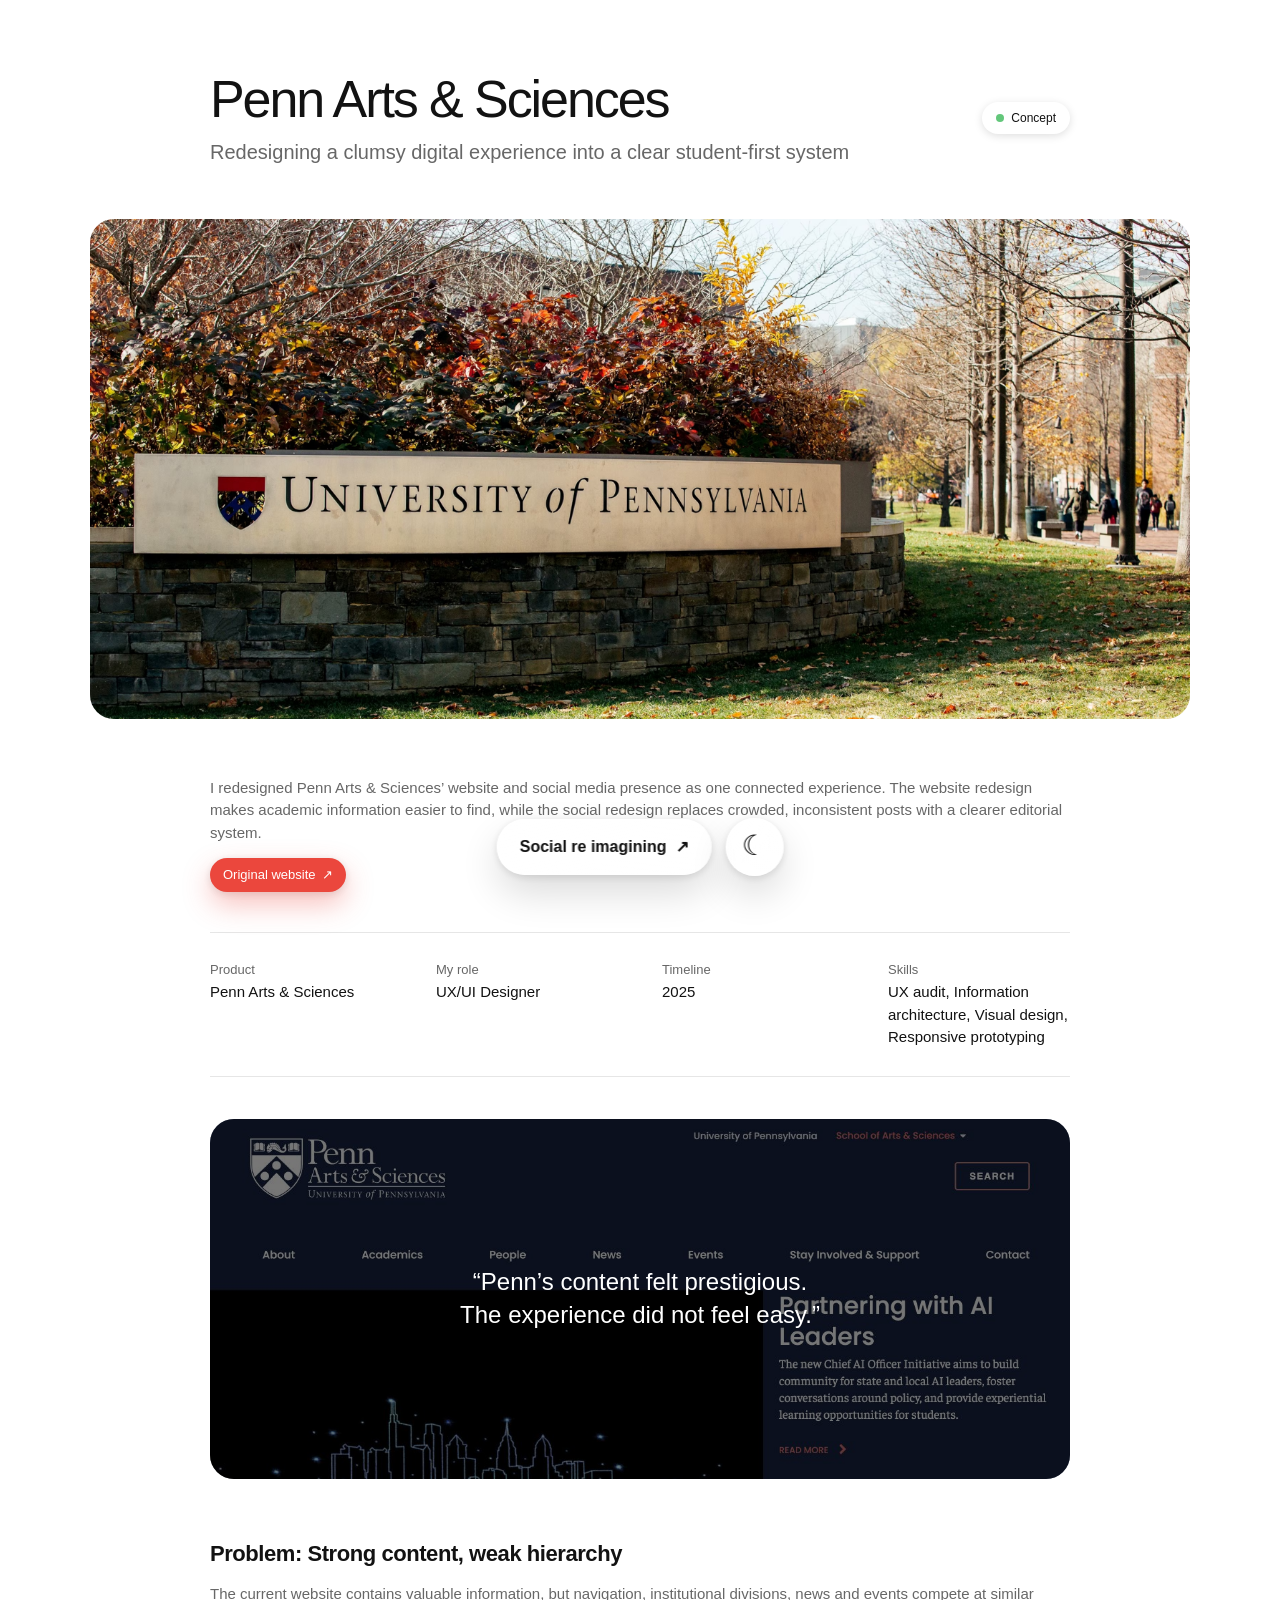
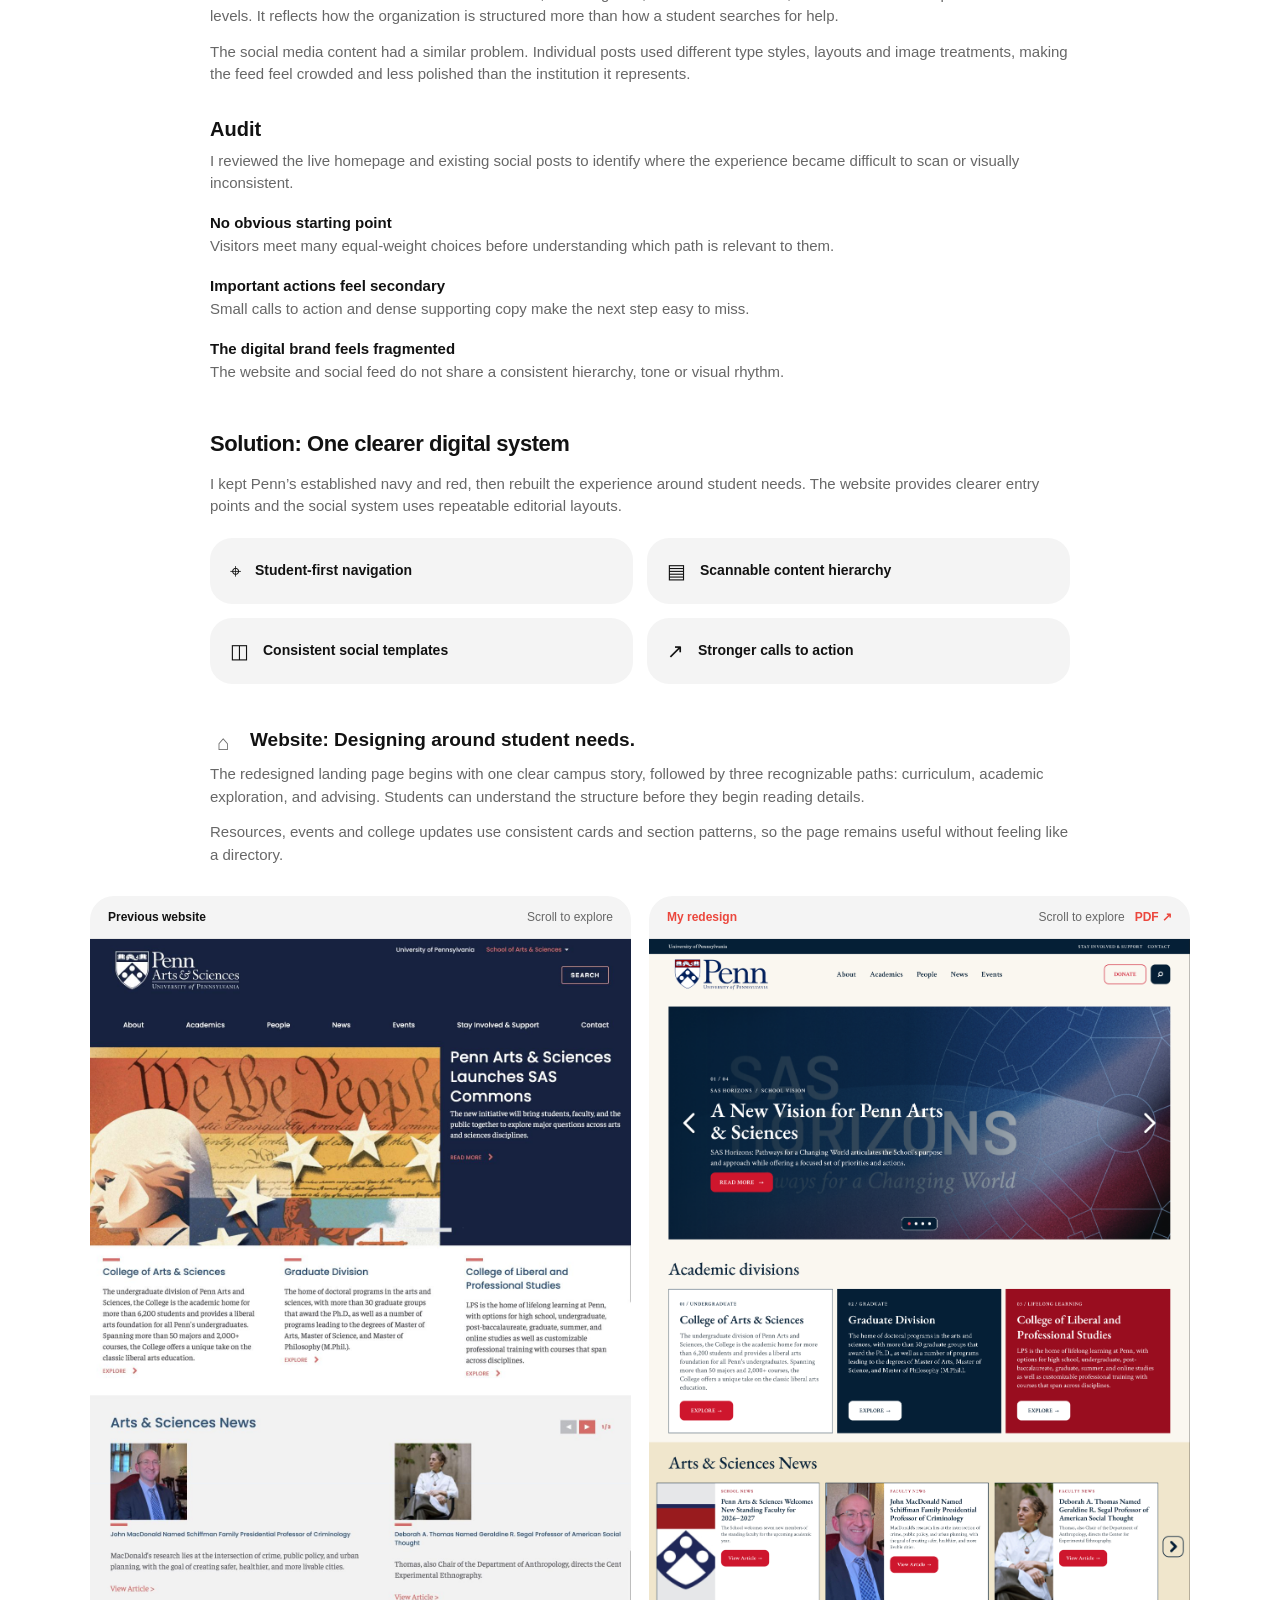
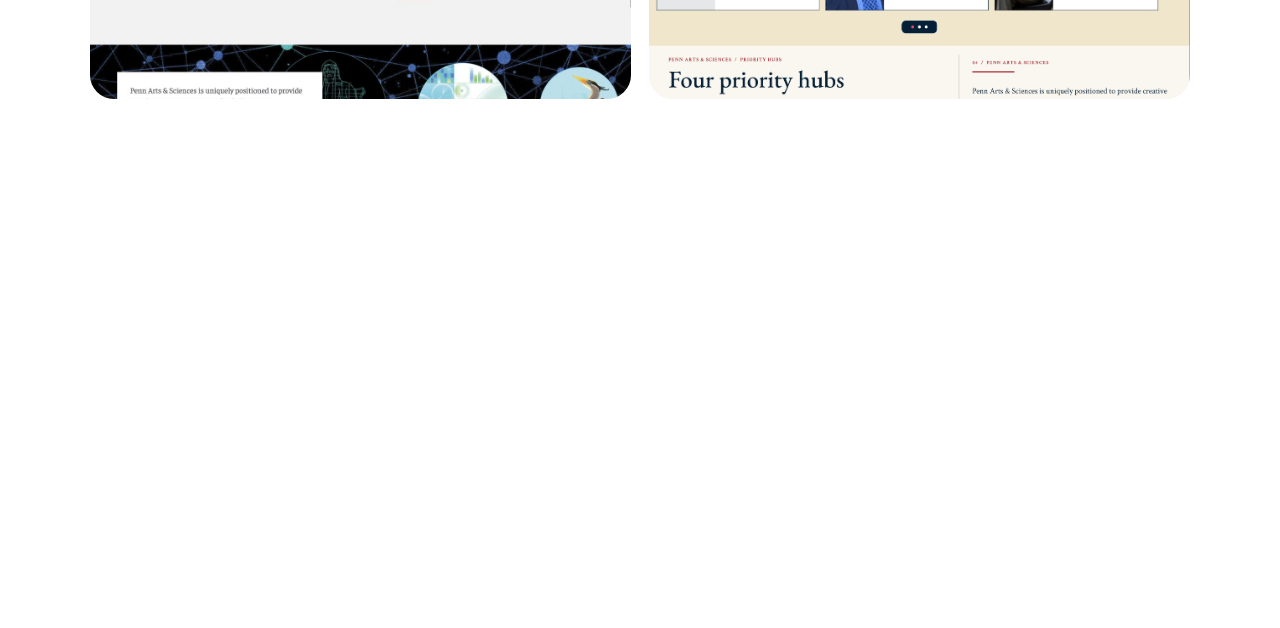
<file: index.html>
<!doctype html>
<html lang="en" data-theme="light">
<head>
  <meta charset="utf-8">
  <meta name="viewport" content="width=device-width, initial-scale=1">
  <meta name="description" content="Penn Arts & Sciences website and social media redesign case study by Sanjith Kumar.">
  <title>Penn Arts & Sciences Redesign — Sanjith Kumar</title>
  <link rel="icon" href="data:image/svg+xml,<svg xmlns=%22http://www.w3.org/2000/svg%22 viewBox=%220 0 100 100%22><rect width=%22100%22 height=%22100%22 rx=%2250%22 fill=%22%23990000%22/><text x=%2250%22 y=%2266%22 text-anchor=%22middle%22 font-size=%2252%22 font-family=%22Arial%22 fill=%22white%22>P</text></svg>">
  <script>
    (() => {
      const choice = localStorage.getItem('penn-case-theme') || 'system';
      const theme = choice === 'system' ? (matchMedia('(prefers-color-scheme: dark)').matches ? 'dark' : 'light') : choice;
      document.documentElement.dataset.theme = theme;
      document.documentElement.style.backgroundColor = theme === 'dark' ? '#151515' : '#fff';
      document.documentElement.style.colorScheme = theme;
    })();
  </script>
  <link rel="stylesheet" href="styles.css">
</head>
<body>
  <a class="portfolio-back" href="../index.html?skipLoader=work#s3" aria-label="Back to portfolio work section"><span>←</span> Back to Portfolio</a>

  <div class="utility-controls" aria-label="Page controls">
    <a class="project-switch" href="social.html">Social re imagining <span>↗</span></a>
    <button class="icon-button quick-theme" type="button" aria-label="Toggle dark mode"><span class="theme-icon">☾</span></button>
  </div>


  <main>
    <header class="project-header copy-width section-stop" id="top">
      <div>
        <h1>Penn Arts &amp; Sciences</h1>
        <p>Redesigning a clumsy digital experience into a clear student-first system</p>
      </div>
      <span class="status-chip"><i></i> Concept</span>
    </header>

    <figure class="hero-media hero-campus wide-width surface reveal">
      <img src="assets/penn-campus.avif" alt="Penn campus">
    </figure>

    <section class="project-intro copy-width reveal">
      <p>I redesigned Penn Arts &amp; Sciences’ website and social media presence as one connected experience. The website redesign makes academic information easier to find, while the social redesign replaces crowded, inconsistent posts with a clearer editorial system.</p>
      <a class="small-button original-website-button" href="https://www.sas.upenn.edu/" target="_blank" rel="noreferrer">Original website <span>↗</span></a>
    </section>

    <section class="metadata copy-width reveal" aria-label="Project details">
      <div><p>Product</p><strong>Penn Arts &amp; Sciences</strong></div>
      <div><p>My role</p><strong>UX/UI Designer</strong></div>
      <div><p>Timeline</p><strong>2025</strong></div>
      <div><p>Skills</p><strong>UX audit, Information architecture, Visual design, Responsive prototyping</strong></div>
    </section>

    <figure class="quote-media copy-width reveal">
      <img src="assets/original-website.png" alt="Original Penn Arts and Sciences website">
      <div class="scrim"></div>
      <blockquote>“Penn’s content felt prestigious.<br>The experience did not feel easy.”</blockquote>
    </figure>

    <section class="text-section copy-width section-stop reveal" id="problem">
      <h2>Problem: Strong content, weak hierarchy</h2>
      <p>The current website contains valuable information, but navigation, institutional divisions, news and events compete at similar levels. It reflects how the organization is structured more than how a student searches for help.</p>
      <p>The social media content had a similar problem. Individual posts used different type styles, layouts and image treatments, making the feed feel crowded and less polished than the institution it represents.</p>

      <h3>Audit</h3>
      <p>I reviewed the live homepage and existing social posts to identify where the experience became difficult to scan or visually inconsistent.</p>

      <div class="insight-list">
        <article><strong>No obvious starting point</strong><p>Visitors meet many equal-weight choices before understanding which path is relevant to them.</p></article>
        <article><strong>Important actions feel secondary</strong><p>Small calls to action and dense supporting copy make the next step easy to miss.</p></article>
        <article><strong>The digital brand feels fragmented</strong><p>The website and social feed do not share a consistent hierarchy, tone or visual rhythm.</p></article>
      </div>
    </section>

    <section class="text-section copy-width section-stop reveal" id="solution">
      <h2>Solution: One clearer digital system</h2>
      <p>I kept Penn’s established navy and red, then rebuilt the experience around student needs. The website provides clearer entry points and the social system uses repeatable editorial layouts.</p>

      <div class="solution-pills">
        <div><span>⌖</span><strong>Student-first navigation</strong></div>
        <div><span>▤</span><strong>Scannable content hierarchy</strong></div>
        <div><span>◫</span><strong>Consistent social templates</strong></div>
        <div><span>↗</span><strong>Stronger calls to action</strong></div>
      </div>
    </section>

    <section class="feature copy-width reveal">
      <div class="feature-heading"><span class="feature-icon">⌂</span><h3>Website: Designing around student needs.</h3></div>
      <p>The redesigned landing page begins with one clear campus story, followed by three recognizable paths: curriculum, academic exploration, and advising. Students can understand the structure before they begin reading details.</p>
      <p>Resources, events and college updates use consistent cards and section patterns, so the page remains useful without feeling like a directory.</p>
    </section>

    <section class="website-scroll-comparison wide-width reveal section-stop" id="website" aria-label="Full website before and after comparison">
      <article class="website-scroll-column surface">
        <div class="media-label"><span>Previous website</span><span>Scroll to explore</span></div>
        <div class="website-scroll-viewport" tabindex="0" aria-label="Scrollable full original Penn Arts and Sciences website">
          <img src="assets/original-website-complete.png" alt="Complete original Penn Arts and Sciences website from header through footer">
        </div>
      </article>
      <article class="website-scroll-column surface redesign-column">
        <div class="media-label"><span>My redesign</span><span class="media-actions"><em>Scroll to explore</em><a href="assets/figma/website-redesign-figma.pdf" target="_blank" rel="noreferrer">PDF ↗</a></span></div>
        <div class="website-scroll-viewport" tabindex="0" aria-label="Scrollable full Penn Arts and Sciences website redesign">
          <img src="assets/figma/website-redesign-figma.png" alt="Full Penn Arts and Sciences landing page redesign exported from Figma">
        </div>
      </article>
    </section>

    <section class="feature copy-width reveal">
      <div class="feature-heading"><span class="feature-icon">⇄</span><h3>From organization-first to student-first.</h3></div>
      <p>The original homepage foregrounds institutional categories. My version foregrounds the decisions students need to make: what to study, where to find support, and what is happening next.</p>
    </section>

    <section class="impact copy-width section-stop reveal" id="impact">
      <h2>Impact: A clearer and more cohesive Penn</h2>
      <p>This independent concept was not launched, so I do not claim measured performance results. The design outcome is a more understandable website, a more consistent social identity, and a system that better reflects Penn’s academic quality and student energy.</p>
      <div class="impact-list">
        <span>Clearer navigation</span><span>Stronger hierarchy</span><span>Consistent brand expression</span><span>More human storytelling</span>
      </div>
      <a class="small-button" href="#top">Back to top <span>↑</span></a>
    </section>

  </main>
  <script src="script.js"></script>
</body>
</html>
</file>
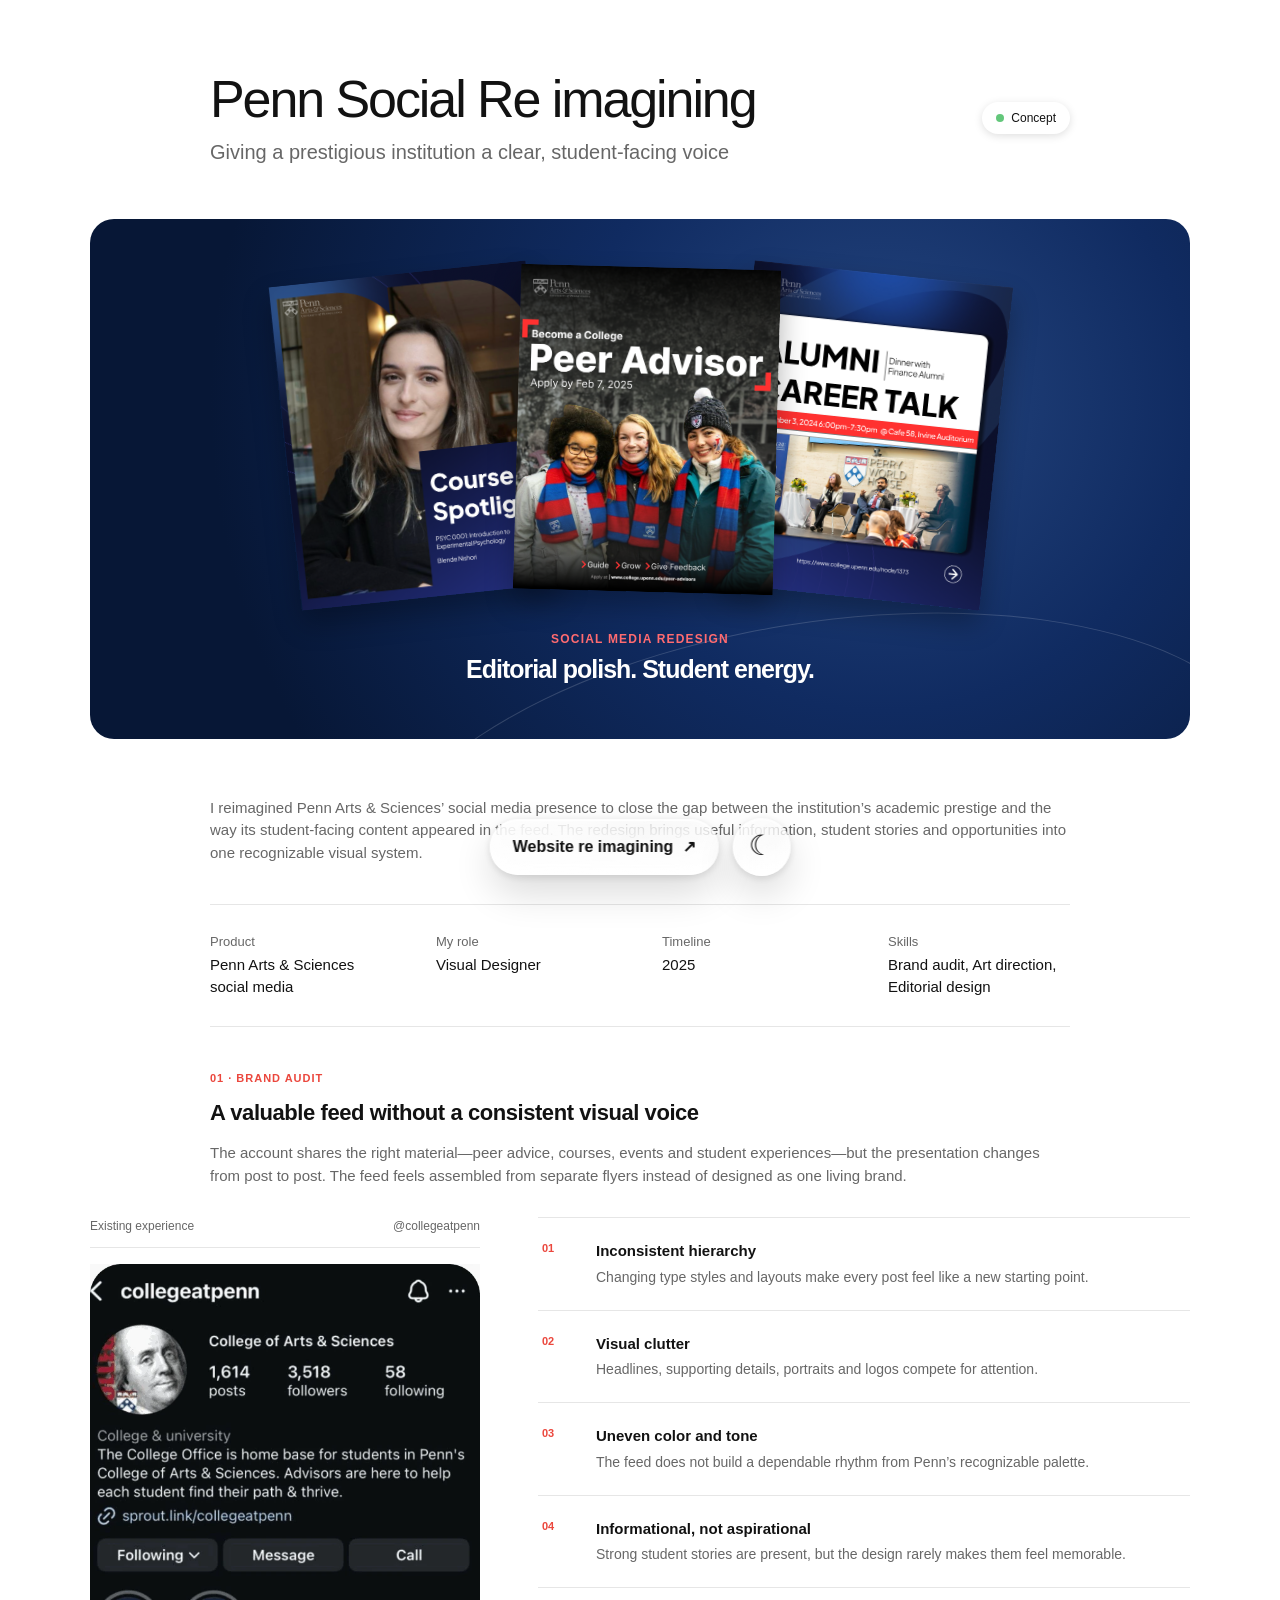
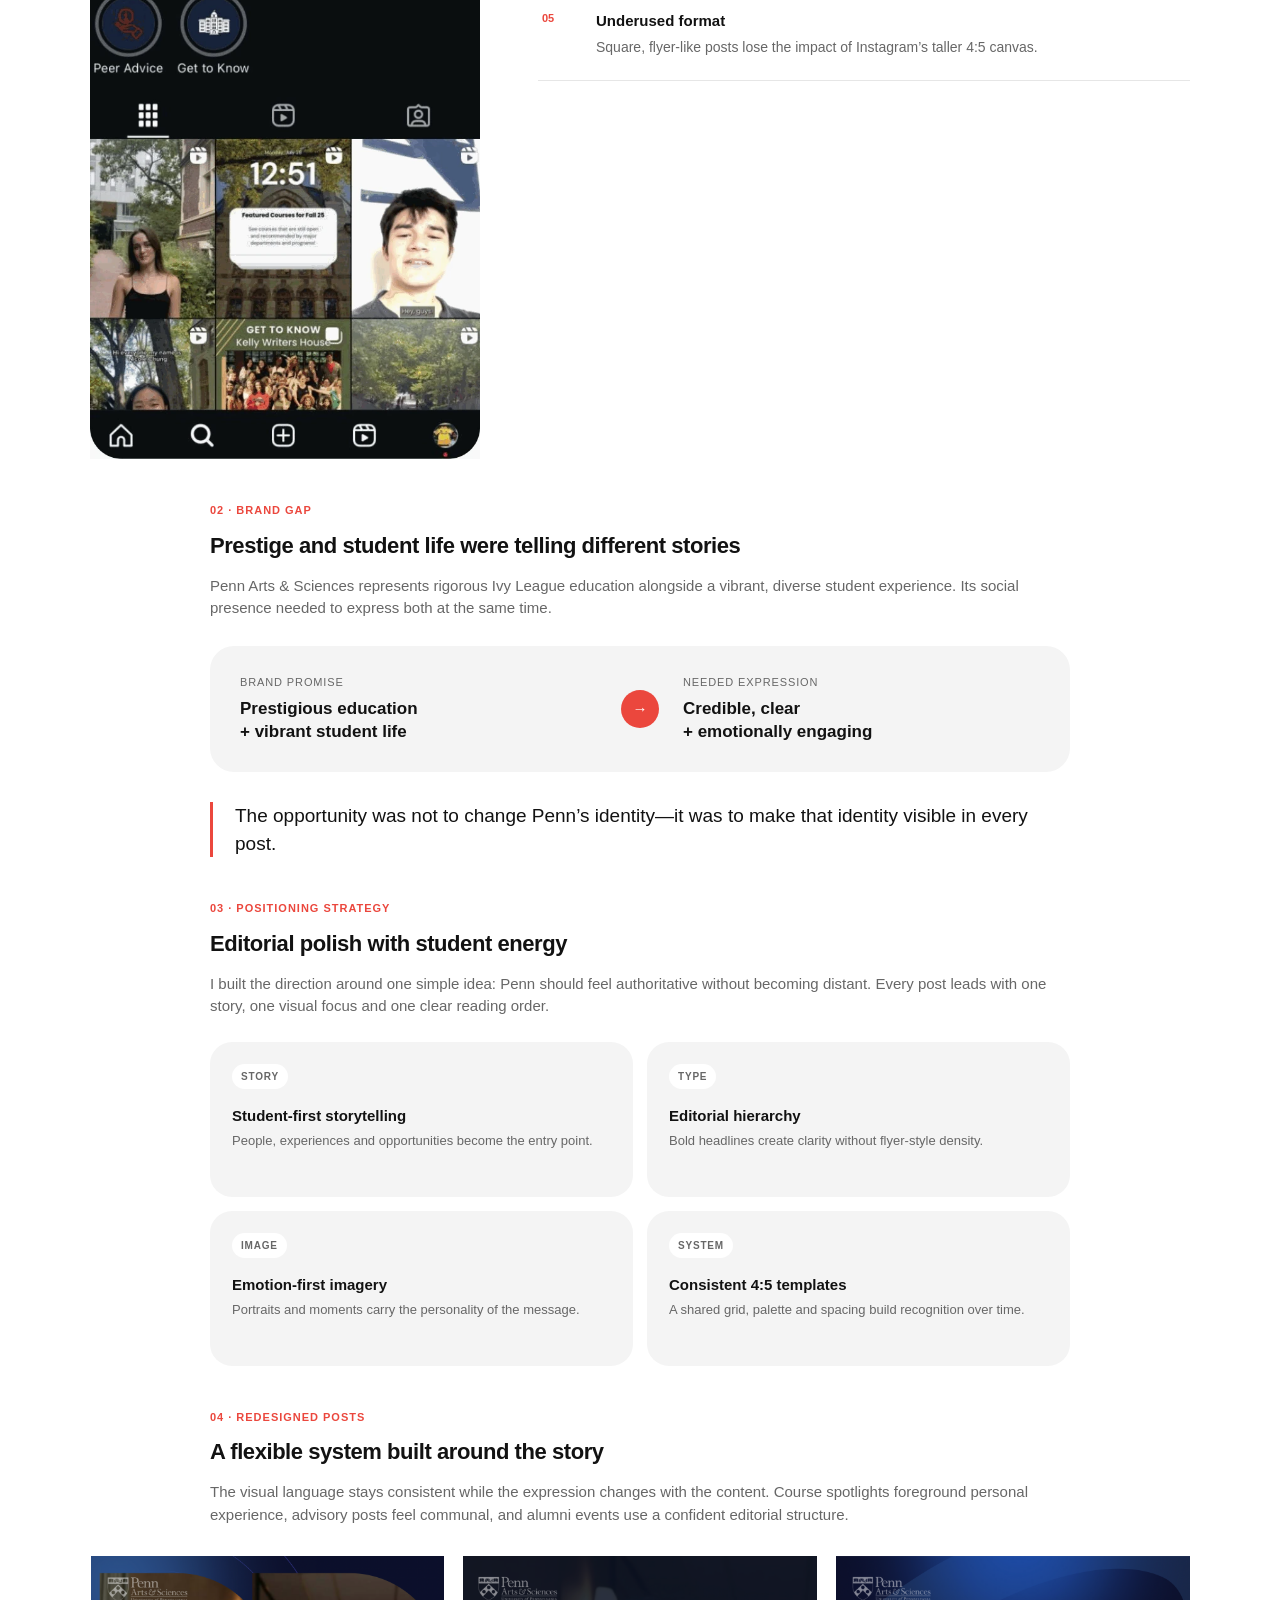
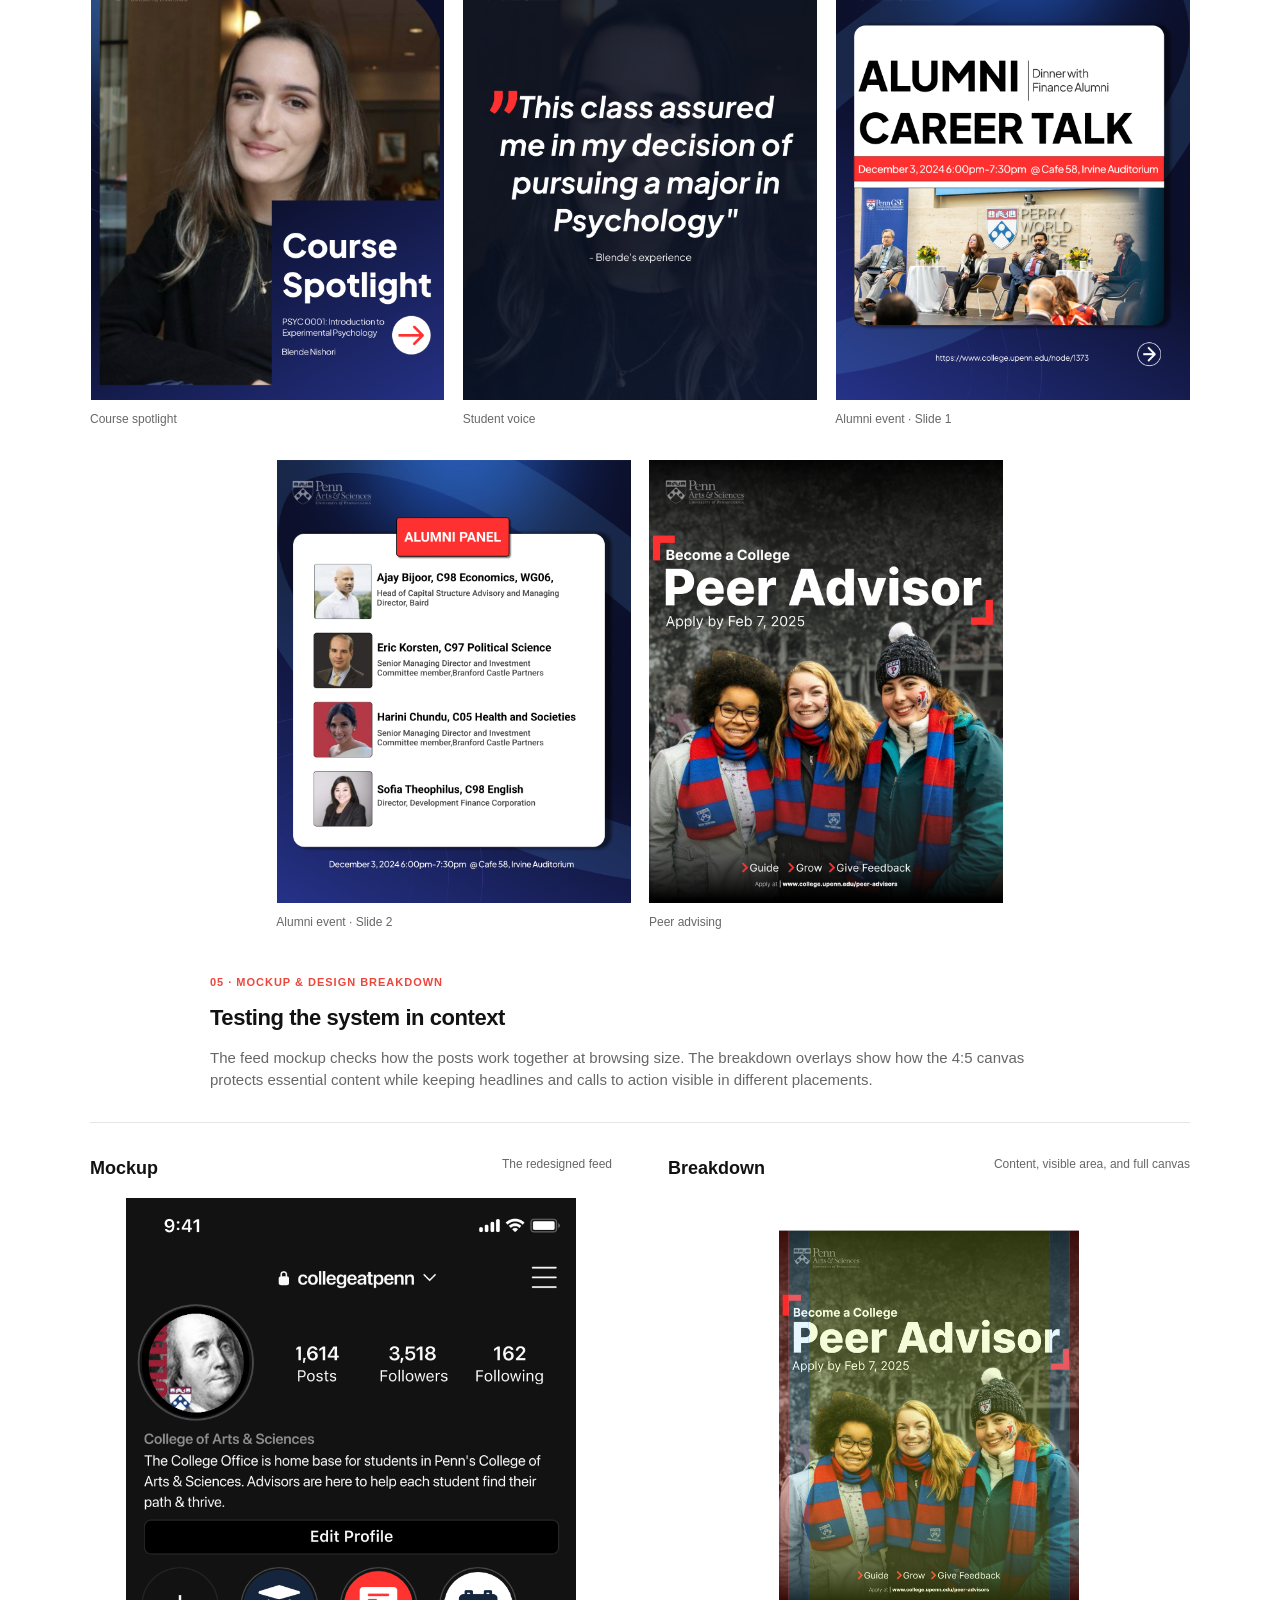
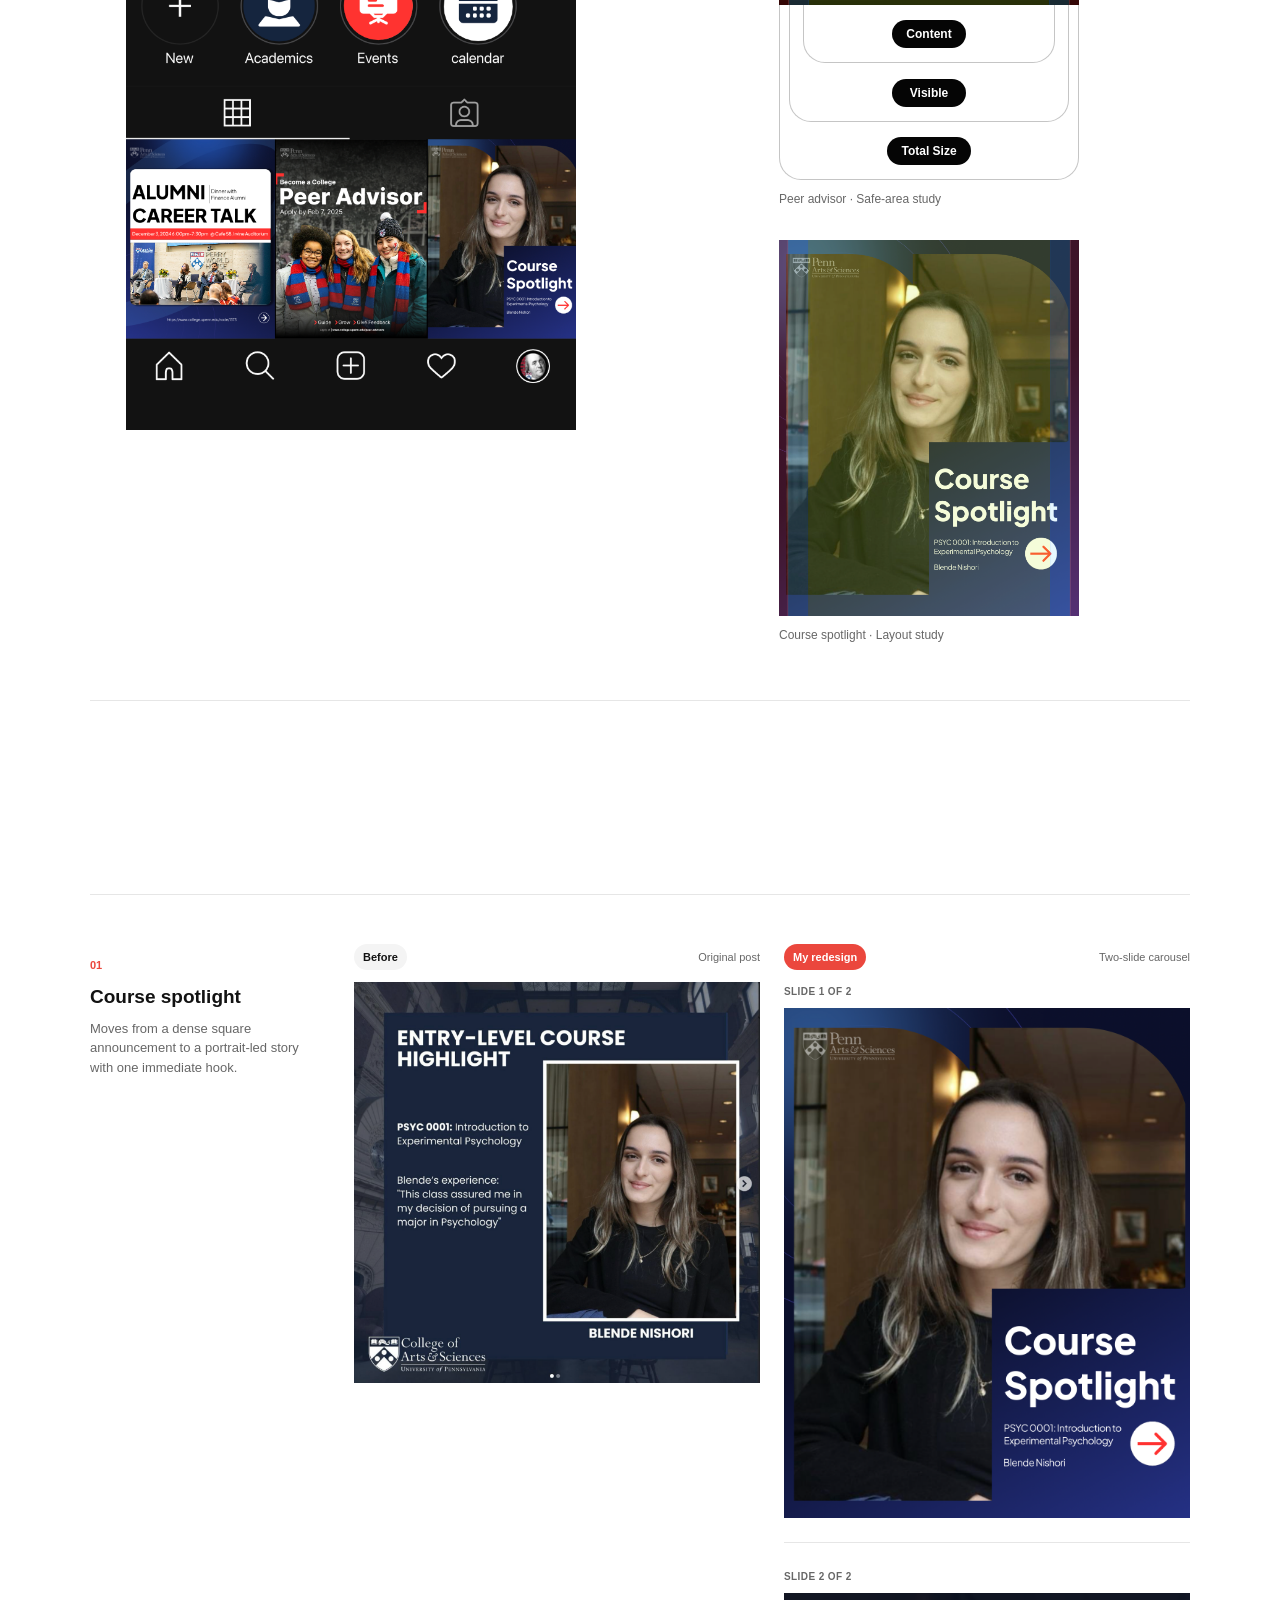
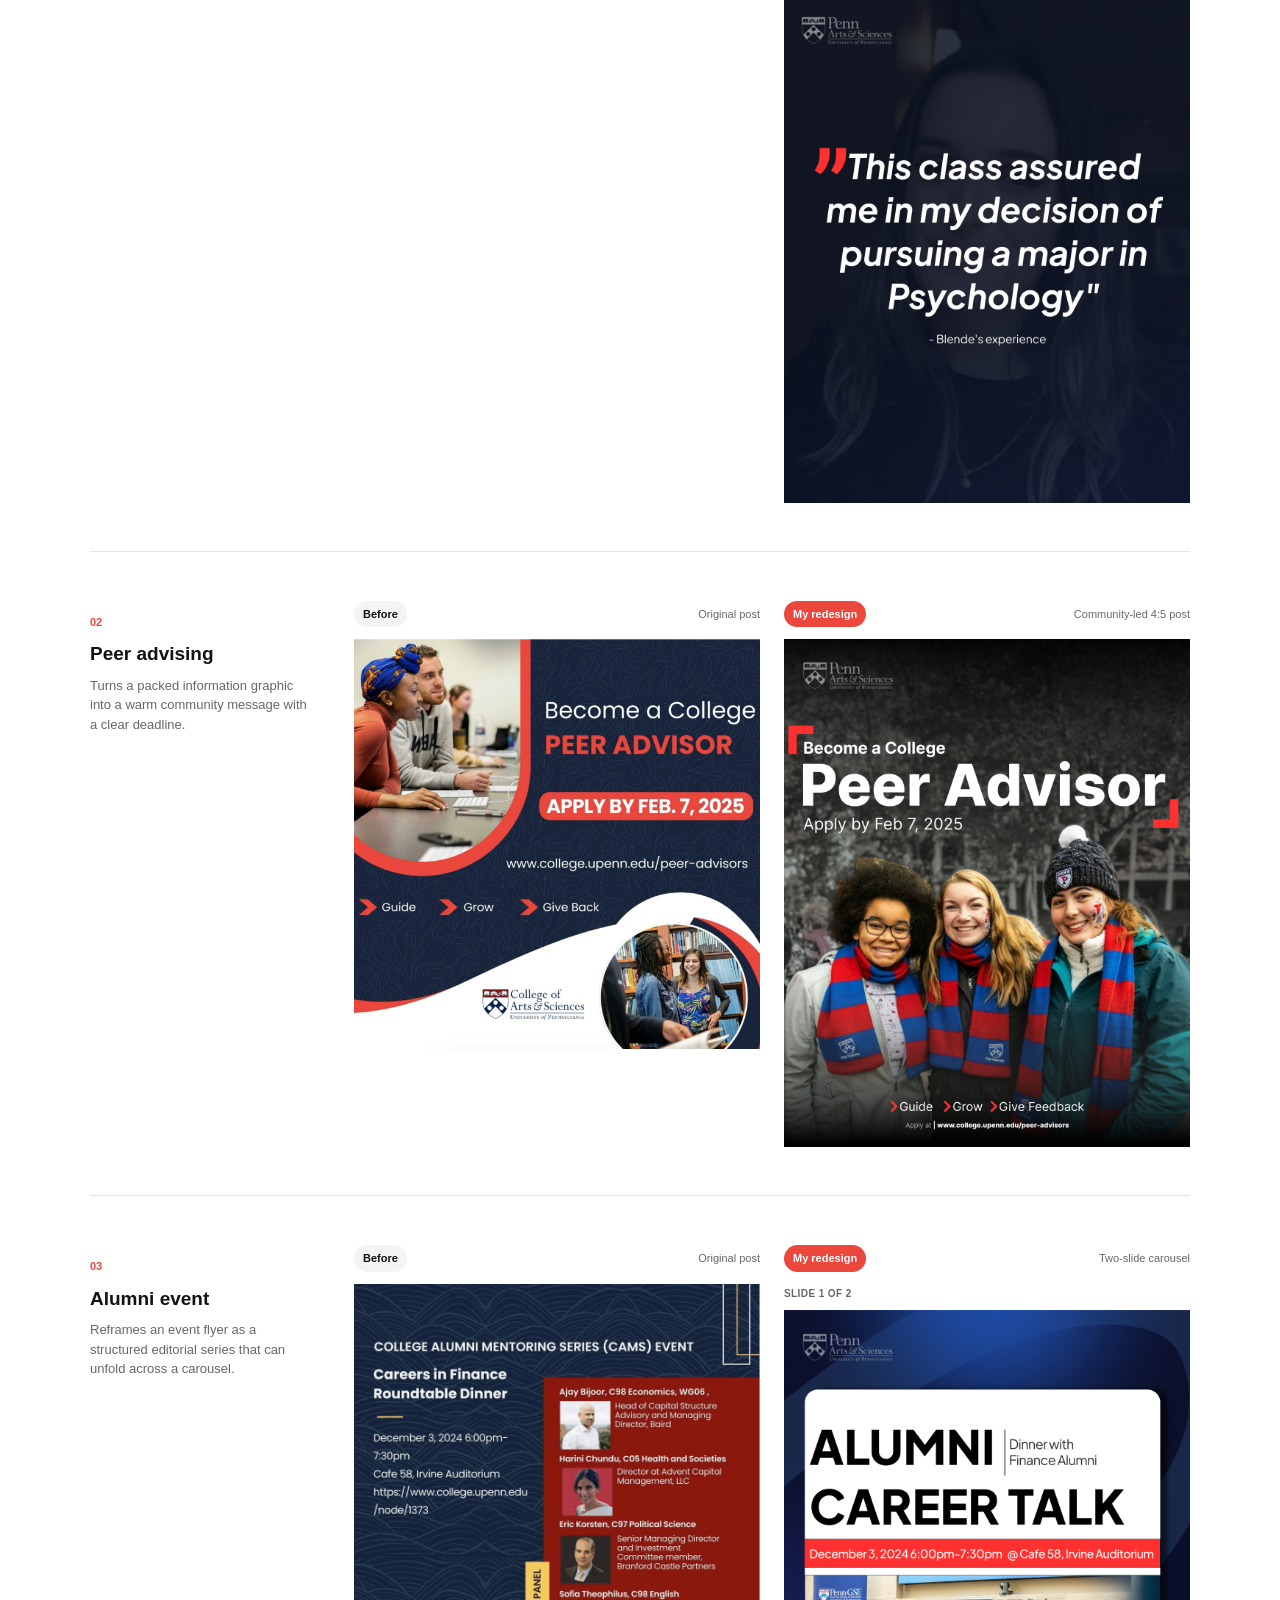
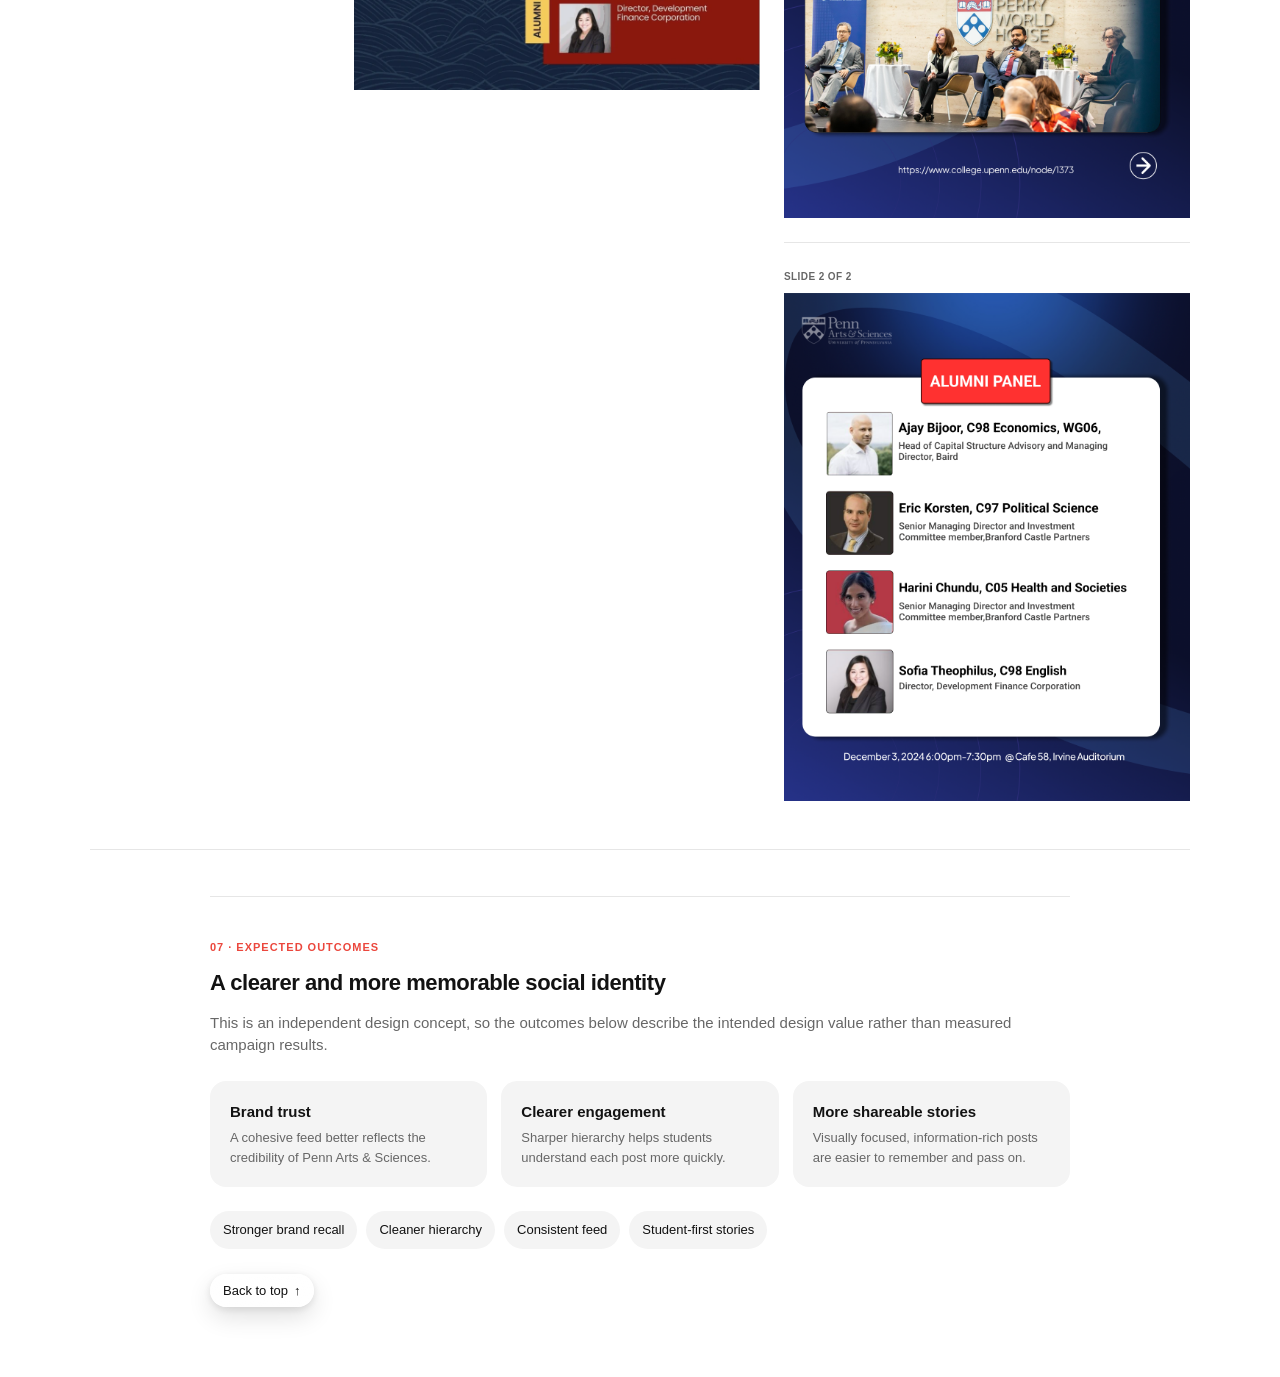
<file: social.html>
<!doctype html>
<html lang="en" data-theme="light">
<head>
  <meta charset="utf-8">
  <meta name="viewport" content="width=device-width, initial-scale=1">
  <meta name="description" content="Penn Arts & Sciences social media redesign case study by Sanjith Kumar.">
  <title>Penn Social Re imagining — Sanjith Kumar</title>
  <link rel="icon" href="data:image/svg+xml,<svg xmlns=%22http://www.w3.org/2000/svg%22 viewBox=%220 0 100 100%22><rect width=%22100%22 height=%22100%22 rx=%2250%22 fill=%22%23990000%22/><text x=%2250%22 y=%2266%22 text-anchor=%22middle%22 font-size=%2252%22 font-family=%22Arial%22 fill=%22white%22>P</text></svg>">
  <script>
    (() => {
      const choice = localStorage.getItem('penn-case-theme') || 'system';
      const theme = choice === 'system' ? (matchMedia('(prefers-color-scheme: dark)').matches ? 'dark' : 'light') : choice;
      document.documentElement.dataset.theme = theme;
      document.documentElement.style.backgroundColor = theme === 'dark' ? '#151515' : '#fff';
      document.documentElement.style.colorScheme = theme;
    })();
  </script>
  <link rel="stylesheet" href="styles.css">
</head>
<body>
  <a class="portfolio-back" href="../index.html?skipLoader=work#s3" aria-label="Back to portfolio work section"><span>←</span> Back to Portfolio</a>

  <div class="utility-controls" aria-label="Page controls">
    <a class="project-switch" href="index.html">Website re imagining <span>↗</span></a>
    <button class="icon-button quick-theme" type="button" aria-label="Toggle dark mode"><span class="theme-icon">☾</span></button>
  </div>


  <main>
    <header class="project-header copy-width section-stop" id="top">
      <div>
        <h1>Penn Social Re imagining</h1>
        <p>Giving a prestigious institution a clear, student-facing voice</p>
      </div>
      <span class="status-chip"><i></i> Concept</span>
    </header>

    <section class="social-hero-stage wide-width surface reveal" aria-label="Selected redesigned posts">
      <div class="social-hero-copy">
        <span>Social media redesign</span>
        <strong>Editorial polish. Student energy.</strong>
      </div>
      <figure class="hero-post hero-post-one"><img src="assets/social/user-uploaded/course-spotlight.png" alt="Redesigned Penn course spotlight post"></figure>
      <figure class="hero-post hero-post-two"><img src="assets/social/user-uploaded/peer-advisor.png" alt="Redesigned Penn peer advisor post"></figure>
      <figure class="hero-post hero-post-three"><img src="assets/social/user-uploaded/alumni-career-talk.png" alt="Redesigned Penn alumni career talk post"></figure>
    </section>

    <section class="project-intro copy-width reveal">
      <p>I reimagined Penn Arts &amp; Sciences’ social media presence to close the gap between the institution’s academic prestige and the way its student-facing content appeared in the feed. The redesign brings useful information, student stories and opportunities into one recognizable visual system.</p>
    </section>

    <section class="metadata copy-width reveal" aria-label="Project details">
      <div><p>Product</p><strong>Penn Arts &amp; Sciences social media</strong></div>
      <div><p>My role</p><strong>Visual Designer</strong></div>
      <div><p>Timeline</p><strong>2025</strong></div>
      <div><p>Skills</p><strong>Brand audit, Art direction, Editorial design</strong></div>
    </section>

    <section class="text-section copy-width section-stop reveal" id="audit">
      <p class="eyebrow">01 · Brand audit</p>
      <h2>A valuable feed without a consistent visual voice</h2>
      <p>The account shares the right material—peer advice, courses, events and student experiences—but the presentation changes from post to post. The feed feels assembled from separate flyers instead of designed as one living brand.</p>
    </section>

    <section class="audit-board wide-width reveal">
      <figure class="audit-phone">
        <div class="media-label"><span>Existing experience</span><span>@collegeatpenn</span></div>
        <img src="assets/social/original-feed.webp" alt="Original College of Arts and Sciences Instagram feed">
      </figure>
      <div class="audit-findings">
        <article><span>01</span><div><strong>Inconsistent hierarchy</strong><p>Changing type styles and layouts make every post feel like a new starting point.</p></div></article>
        <article><span>02</span><div><strong>Visual clutter</strong><p>Headlines, supporting details, portraits and logos compete for attention.</p></div></article>
        <article><span>03</span><div><strong>Uneven color and tone</strong><p>The feed does not build a dependable rhythm from Penn’s recognizable palette.</p></div></article>
        <article><span>04</span><div><strong>Informational, not aspirational</strong><p>Strong student stories are present, but the design rarely makes them feel memorable.</p></div></article>
        <article><span>05</span><div><strong>Underused format</strong><p>Square, flyer-like posts lose the impact of Instagram’s taller 4:5 canvas.</p></div></article>
      </div>
    </section>

    <section class="text-section copy-width section-stop reveal" id="gap">
      <p class="eyebrow">02 · Brand gap</p>
      <h2>Prestige and student life were telling different stories</h2>
      <p>Penn Arts &amp; Sciences represents rigorous Ivy League education alongside a vibrant, diverse student experience. Its social presence needed to express both at the same time.</p>
      <div class="brand-gap-card">
        <div><span>Brand promise</span><strong>Prestigious education<br>+ vibrant student life</strong></div>
        <i aria-hidden="true">→</i>
        <div><span>Needed expression</span><strong>Credible, clear<br>+ emotionally engaging</strong></div>
      </div>
      <p class="pull-quote">The opportunity was not to change Penn’s identity—it was to make that identity visible in every post.</p>
    </section>

    <section class="text-section copy-width section-stop reveal" id="strategy">
      <p class="eyebrow">03 · Positioning strategy</p>
      <h2>Editorial polish with student energy</h2>
      <p>I built the direction around one simple idea: Penn should feel authoritative without becoming distant. Every post leads with one story, one visual focus and one clear reading order.</p>
      <div class="strategy-grid">
        <article><span>Story</span><strong>Student-first storytelling</strong><p>People, experiences and opportunities become the entry point.</p></article>
        <article><span>Type</span><strong>Editorial hierarchy</strong><p>Bold headlines create clarity without flyer-style density.</p></article>
        <article><span>Image</span><strong>Emotion-first imagery</strong><p>Portraits and moments carry the personality of the message.</p></article>
        <article><span>System</span><strong>Consistent 4:5 templates</strong><p>A shared grid, palette and spacing build recognition over time.</p></article>
      </div>
    </section>

    <section class="text-section copy-width section-stop reveal" id="redesigns">
      <p class="eyebrow">04 · Redesigned posts</p>
      <h2>A flexible system built around the story</h2>
      <p>The visual language stays consistent while the expression changes with the content. Course spotlights foreground personal experience, advisory posts feel communal, and alumni events use a confident editorial structure.</p>
    </section>

    <section class="post-gallery wide-width reveal" aria-label="Redesigned Penn social media posts">
      <figure><div class="post-frame"><img src="assets/social/user-uploaded/course-spotlight.png" alt="Course spotlight redesign"></div><figcaption>Course spotlight</figcaption></figure>
      <figure><div class="post-frame"><img src="assets/social/user-uploaded/student-quote.png" alt="Student quote redesign"></div><figcaption>Student voice</figcaption></figure>
      <figure><div class="post-frame"><img src="assets/social/user-uploaded/alumni-career-talk.png" alt="Alumni career talk redesign"></div><figcaption>Alumni event · Slide 1</figcaption></figure>
      <figure><div class="post-frame"><img src="assets/social/user-uploaded/alumni-panel.png" alt="Alumni panel redesign"></div><figcaption>Alumni event · Slide 2</figcaption></figure>
      <figure><div class="post-frame"><img src="assets/social/user-uploaded/peer-advisor.png" alt="Peer advisor redesign"></div><figcaption>Peer advising</figcaption></figure>
    </section>

    <section class="text-section copy-width section-stop reveal" id="breakdown">
      <p class="eyebrow">05 · Mockup &amp; design breakdown</p>
      <h2>Testing the system in context</h2>
      <p>The feed mockup checks how the posts work together at browsing size. The breakdown overlays show how the 4:5 canvas protects essential content while keeping headlines and calls to action visible in different placements.</p>
    </section>

    <section class="mockup-breakdown wide-width reveal" aria-label="Instagram mockup and post layout breakdowns">
      <figure class="mockup-column">
        <figcaption><span>Mockup</span><strong>The redesigned feed</strong></figcaption>
        <div class="mockup-frame"><img src="assets/social/user-uploaded/instagram-mockup.png" alt="Redesigned College at Penn Instagram profile mockup"></div>
      </figure>
      <div class="breakdown-column">
        <div class="breakdown-heading"><span>Breakdown</span><strong>Content, visible area, and full canvas</strong></div>
        <figure><div class="breakdown-frame breakdown-frame-tall"><img src="assets/social/user-uploaded/peer-safe-area-study.png" alt="Peer advisor post with content and visibility guides"></div><div class="safe-area-guide" aria-label="Safe-area guide"><i class="guide-outline guide-content" aria-hidden="true"></i><i class="guide-outline guide-visible" aria-hidden="true"></i><i class="guide-outline guide-total" aria-hidden="true"></i><div class="safe-area-labels"><span>Content</span><span>Visible</span><span>Total Size</span></div></div><figcaption>Peer advisor · Safe-area study</figcaption></figure>
        <figure><div class="breakdown-frame"><img src="assets/social/user-uploaded/course-layout-study.png" alt="Course spotlight post with layout-area overlays"></div><figcaption>Course spotlight · Layout study</figcaption></figure>
      </div>
    </section>

    <section class="text-section copy-width section-stop reveal" id="comparison">
      <p class="eyebrow">06 · Before / after</p>
      <h2>From one-off flyers to a recognizable system</h2>
      <p>The comparison shows where the redesign creates the biggest shift: clearer reading order, stronger imagery, more disciplined color and content designed for the vertical feed.</p>
    </section>

    <section class="comparison-stack wide-width">
      <article class="comparison-row course-comparison reveal">
        <div class="comparison-copy"><span>01</span><h3>Course spotlight</h3><p>Moves from a dense square announcement to a portrait-led story with one immediate hook.</p></div>
        <figure class="comparison-panel"><figcaption><span>Before</span>Original post</figcaption><div class="compare-image-frame"><img src="assets/social/user-uploaded/original-course.png" alt="Original Penn course spotlight post"></div></figure>
        <figure class="comparison-panel carousel-panel">
          <figcaption><span class="after">My redesign</span>Two-slide carousel</figcaption>
          <div class="carousel-slide"><small>Slide 1 of 2</small><div class="compare-image-frame"><img src="assets/social/user-uploaded/course-spotlight.png" alt="Redesigned Penn course spotlight carousel cover"></div></div>
          <div class="carousel-slide"><small>Slide 2 of 2</small><div class="compare-image-frame"><img src="assets/social/user-uploaded/course-quote.png" alt="Redesigned Penn course spotlight quote post"></div></div>
        </figure>
      </article>
      <article class="comparison-row reveal">
        <div class="comparison-copy"><span>02</span><h3>Peer advising</h3><p>Turns a packed information graphic into a warm community message with a clear deadline.</p></div>
        <figure class="comparison-panel"><figcaption><span>Before</span>Original post</figcaption><div class="compare-image-frame"><img src="assets/social/user-uploaded/original-peer.png" alt="Original Penn peer advisor post"></div></figure>
        <figure class="comparison-panel"><figcaption><span class="after">My redesign</span>Community-led 4:5 post</figcaption><div class="compare-image-frame"><img src="assets/social/user-uploaded/peer-advisor.png" alt="Redesigned Penn peer advisor post"></div></figure>
      </article>
      <article class="comparison-row alumni-comparison reveal">
        <div class="comparison-copy"><span>03</span><h3>Alumni event</h3><p>Reframes an event flyer as a structured editorial series that can unfold across a carousel.</p></div>
        <figure class="comparison-panel"><figcaption><span>Before</span>Original post</figcaption><div class="compare-image-frame"><img src="assets/social/original-alumni.webp" alt="Original Penn alumni event post"></div></figure>
        <figure class="comparison-panel carousel-panel">
          <figcaption><span class="after">My redesign</span>Two-slide carousel</figcaption>
          <div class="carousel-slide"><small>Slide 1 of 2</small><div class="compare-image-frame"><img src="assets/social/user-uploaded/alumni-career-talk.png" alt="Redesigned Penn alumni career talk carousel cover"></div></div>
          <div class="carousel-slide"><small>Slide 2 of 2</small><div class="compare-image-frame"><img src="assets/social/user-uploaded/alumni-panel.png" alt="Redesigned Penn alumni panel carousel details"></div></div>
        </figure>
      </article>
    </section>

    <section class="impact copy-width section-stop reveal" id="impact">
      <p class="eyebrow">07 · Expected outcomes</p>
      <h2>A clearer and more memorable social identity</h2>
      <p>This is an independent design concept, so the outcomes below describe the intended design value rather than measured campaign results.</p>
      <div class="outcome-grid">
        <article><strong>Brand trust</strong><p>A cohesive feed better reflects the credibility of Penn Arts &amp; Sciences.</p></article>
        <article><strong>Clearer engagement</strong><p>Sharper hierarchy helps students understand each post more quickly.</p></article>
        <article><strong>More shareable stories</strong><p>Visually focused, information-rich posts are easier to remember and pass on.</p></article>
      </div>
      <div class="impact-list">
        <span>Stronger brand recall</span><span>Cleaner hierarchy</span><span>Consistent feed</span><span>Student-first stories</span>
      </div>
      <a class="small-button" href="#top">Back to top <span>↑</span></a>
    </section>

  </main>
  <script src="script.js"></script>
</body>
</html>
</file>
<file: styles.css>
:root{--bg:#fff;--text:#121212;--muted:#676767;--line:#e6e6e6;--surface:#f4f4f4;--surface-2:#ededed;--chip:#fff;--shadow:0 2px 8px rgba(0,0,0,.13);--red:#eb473d;--content:860px;--wide:1100px}
html[data-theme="dark"]{--bg:#151515;--text:#f7f7f7;--muted:#aaa;--line:#343434;--surface:#242424;--surface-2:#2d2d2d;--chip:#242424;--shadow:0 2px 10px rgba(0,0,0,.42)}
*{box-sizing:border-box}html{scroll-behavior:smooth}body{margin:0;background:var(--bg);color:var(--text);font-family:"Open Runde","SF Pro Text",-apple-system,BlinkMacSystemFont,"Segoe UI",Arial,sans-serif;font-size:15px;line-height:1.5;transition:background-color .25s,color .25s}html.is-page-exiting body{opacity:0;transition:opacity .18s cubic-bezier(.22,1,.36,1),background-color .25s,color .25s;will-change:opacity}img{display:block;max-width:100%}a{color:inherit}.copy-width{width:min(calc(100% - 32px),var(--content));margin-inline:auto}.wide-width{width:min(calc(100% - 32px),var(--wide));margin-inline:auto}.surface{background:var(--surface);border-radius:24px;overflow:hidden}
.portfolio-back{position:fixed;z-index:50;top:28px;left:28px;display:inline-flex;align-items:center;gap:7px;padding:11px 16px;border-radius:999px;background:var(--chip);box-shadow:var(--shadow);font-size:13px;font-weight:550;text-decoration:none;white-space:nowrap;transition:transform .18s,background .25s}.portfolio-back:hover{transform:translateY(-1px);background:var(--surface)}.portfolio-back span{font-size:15px}.utility-controls{position:fixed;z-index:60;left:50%;right:auto;bottom:calc(24px + env(safe-area-inset-bottom));top:auto;display:flex;align-items:center;justify-content:center;gap:14px;max-width:calc(100vw - 32px);transform:translateX(-50%)}.theme-group{display:flex;gap:4px;padding:4px;background:var(--chip);border-radius:999px;box-shadow:var(--shadow)}.icon-button{display:grid;width:58px;height:58px;place-items:center;padding:0;border:0;border-radius:50%;background:var(--chip);color:var(--text);box-shadow:0 10px 30px rgba(0,0,0,.16);font:inherit;font-size:28px;cursor:pointer;transition:transform .18s,background .25s}.theme-group .icon-button{width:38px;height:38px;box-shadow:none;font-size:15px}.icon-button:hover{transform:scale(1.05)}.portfolio-back:focus-visible,.icon-button:focus-visible,.small-button:focus-visible,.nav-arrow:focus-visible,.appearance-panel button:focus-visible,.landing-viewport:focus-visible{outline:2px solid var(--red);outline-offset:3px}.appearance-panel{position:absolute;top:58px;right:55px;width:160px;padding:8px;background:var(--chip);border:1px solid var(--line);border-radius:16px;box-shadow:var(--shadow)}.appearance-panel p{margin:5px 8px 8px;color:var(--muted);font-size:12px}.appearance-panel button{display:block;width:100%;padding:9px 10px;border:0;border-radius:10px;background:none;color:var(--text);font:inherit;text-align:left;cursor:pointer}.appearance-panel button:hover,.appearance-panel button.active{background:var(--surface-2)}
.project-switch{display:inline-flex;align-items:center;gap:9px;padding:15px 22px;border-radius:999px;background:var(--chip);box-shadow:0 10px 30px rgba(0,0,0,.16);font-size:16px;font-weight:650;text-decoration:none;white-space:nowrap;transition:transform .18s,background .25s}.project-switch:hover{transform:translateY(-2px);background:var(--surface)}.project-switch:focus-visible{outline:2px solid var(--red);outline-offset:3px}
.case-navigation{position:fixed;z-index:45;right:28px;bottom:28px;display:flex;gap:10px}.nav-arrow{display:grid;width:48px;height:48px;place-items:center;border:0;border-radius:50%;background:var(--chip);color:var(--text);box-shadow:var(--shadow);font-size:20px;cursor:pointer;transition:transform .18s}.nav-arrow:hover{transform:scale(1.06)}
.portfolio-back,.project-switch,.icon-button,.small-button,.nav-arrow{border:1px solid rgba(255,255,255,.72);background:linear-gradient(145deg,rgba(255,255,255,.78),rgba(255,255,255,.42) 56%,rgba(255,255,255,.66));background-clip:padding-box;color:#111;box-shadow:inset 0 1px 1px rgba(255,255,255,.92),inset 0 -18px 32px rgba(255,255,255,.18),0 18px 38px rgba(0,0,0,.14),0 2px 8px rgba(0,0,0,.12);backdrop-filter:blur(18px) saturate(1.5);-webkit-backdrop-filter:blur(18px) saturate(1.5)}.portfolio-back:hover,.project-switch:hover,.small-button:hover{background:linear-gradient(145deg,rgba(255,255,255,.88),rgba(255,255,255,.52) 56%,rgba(255,255,255,.74))}.icon-button:hover,.nav-arrow:hover{background:linear-gradient(145deg,rgba(255,255,255,.9),rgba(255,255,255,.55) 56%,rgba(255,255,255,.78))}.theme-icon{line-height:1;transform:translateY(-1px)}html[data-theme="dark"] .portfolio-back,html[data-theme="dark"] .project-switch,html[data-theme="dark"] .icon-button,html[data-theme="dark"] .small-button,html[data-theme="dark"] .nav-arrow{border-color:rgba(255,255,255,.16);background:linear-gradient(145deg,rgba(62,62,62,.68),rgba(28,28,28,.5) 58%,rgba(48,48,48,.58));color:#f8f8f8;box-shadow:inset 0 1px 1px rgba(255,255,255,.18),inset 0 -18px 30px rgba(255,255,255,.04),0 18px 42px rgba(0,0,0,.36),0 2px 8px rgba(0,0,0,.28)}html[data-theme="dark"] .portfolio-back:hover,html[data-theme="dark"] .project-switch:hover,html[data-theme="dark"] .small-button:hover,html[data-theme="dark"] .icon-button:hover,html[data-theme="dark"] .nav-arrow:hover{background:linear-gradient(145deg,rgba(74,74,74,.76),rgba(34,34,34,.58) 58%,rgba(58,58,58,.66))}
.project-header{display:flex;align-items:center;justify-content:space-between;gap:24px;padding-top:70px;margin-bottom:52px}.project-header h1{margin:0;font-family:"Arial Rounded MT Bold","SF Pro Rounded",-apple-system,BlinkMacSystemFont,"Segoe UI",sans-serif;font-size:52px;font-weight:500;line-height:1.15;letter-spacing:-.04em;text-wrap:balance}.project-header p{margin:7px 0 0;color:var(--muted);font-size:20px;text-wrap:pretty}.status-chip{display:flex;align-items:center;gap:7px;flex:0 0 auto;padding:7px 14px;border-radius:999px;background:var(--chip);box-shadow:var(--shadow);font-size:12px}.status-chip i{display:block;width:8px;height:8px;border-radius:50%;background:#63c77b}
.hero-media{height:500px;margin-bottom:58px}.hero-media img{width:100%;height:100%;object-fit:cover;object-position:top}.project-intro p{margin:0 0 14px;color:var(--muted);font-size:15px}.small-button{display:inline-flex;align-items:center;gap:6px;padding:6px 12px;border:1px solid rgba(255,255,255,.72);border-radius:999px;background:linear-gradient(145deg,rgba(255,255,255,.78),rgba(255,255,255,.42) 56%,rgba(255,255,255,.66));box-shadow:inset 0 1px 1px rgba(255,255,255,.92),inset 0 -14px 24px rgba(255,255,255,.16),0 10px 24px rgba(0,0,0,.12),0 2px 8px rgba(0,0,0,.1);font-size:13px;text-decoration:none;backdrop-filter:blur(18px) saturate(1.5);-webkit-backdrop-filter:blur(18px) saturate(1.5)}.small-button:hover{background:linear-gradient(145deg,rgba(255,255,255,.88),rgba(255,255,255,.52) 56%,rgba(255,255,255,.74))}
html[data-theme="dark"] .small-button{border-color:rgba(255,255,255,.16);background:linear-gradient(145deg,rgba(62,62,62,.68),rgba(28,28,28,.5) 58%,rgba(48,48,48,.58));box-shadow:inset 0 1px 1px rgba(255,255,255,.18),inset 0 -14px 24px rgba(255,255,255,.04),0 10px 24px rgba(0,0,0,.32),0 2px 8px rgba(0,0,0,.22)}
.hero-media.hero-campus img{object-position:center 44%}
.hero-media.social-hero img{object-position:center 18%}
.metadata{display:grid;grid-template-columns:repeat(4,1fr);gap:26px 44px;margin-top:40px;padding:27px 0;border-top:1px solid var(--line);border-bottom:1px solid var(--line)}.metadata div p{margin:0 0 2px;color:var(--muted);font-size:13px}.metadata div strong{font-weight:500}.metadata .team{grid-column:1/-1}
.quote-media{position:relative;height:360px;margin-top:42px;border-radius:24px;overflow:hidden}.quote-media img{width:100%;height:100%;object-fit:cover;object-position:top}.quote-media .scrim{position:absolute;inset:0;background:#0008}.quote-media blockquote{position:absolute;inset:0;display:grid;place-items:center;margin:0;padding:30px;color:#fff;font-size:24px;line-height:1.35;text-align:center}
.text-section{padding-top:43px}.text-section h2,.impact h2{margin:0 0 13px;font-size:22px;font-weight:650;letter-spacing:-.02em}.text-section h3{margin:28px 0 6px;font-size:20px}.text-section>p,.feature>p,.impact>p{margin:0 0 13px;color:var(--muted)}.insight-list article{margin-top:17px}.insight-list strong{font-weight:650}.insight-list p{margin:1px 0 0;color:var(--muted)}.solution-pills{display:grid;grid-template-columns:1fr 1fr;gap:14px;margin-top:20px}.solution-pills div{display:flex;align-items:center;gap:14px;min-height:66px;padding:14px 20px;border-radius:22px;background:var(--surface)}.solution-pills span{font-size:20px}.solution-pills strong{font-size:14px;font-weight:600}
.feature{padding-top:42px}.feature-heading{display:flex;align-items:center;gap:14px;margin-bottom:9px}.feature-heading h3{margin:0;font-size:19px;font-weight:650}.feature-icon{display:grid;width:26px;height:26px;place-items:center;color:var(--muted);font-size:21px}.landing-media,.social-media{margin-top:30px}.media-label{display:flex;justify-content:space-between;gap:14px;padding:12px 18px;border-bottom:1px solid var(--line);color:var(--muted);font-size:12px}.media-actions{display:inline-flex;align-items:center;gap:10px;white-space:nowrap}.media-actions em{font-style:normal}.media-pdf-link,.media-actions a{color:var(--red);font-weight:650;text-decoration:none}.media-actions a:hover{text-decoration:underline}.landing-viewport{height:760px;overflow-y:auto;scrollbar-width:thin}.landing-viewport img{width:100%}.social-media{max-height:920px}.social-media img{width:100%}
.website-scroll-comparison{display:grid;grid-template-columns:repeat(2,minmax(0,1fr));gap:18px;margin-top:30px}.website-scroll-column{min-width:0}.website-scroll-column .media-label span:first-child{color:var(--text);font-weight:650}.website-scroll-column.redesign-column .media-label span:first-child{color:var(--red)}.website-scroll-viewport{height:760px;overflow-x:hidden;overflow-y:auto;overscroll-behavior:contain;scrollbar-width:thin;background:#fff}.website-scroll-viewport img{display:block;width:100%;max-width:none;height:auto;background:#fff}.website-scroll-viewport:focus-visible{outline:2px solid var(--red);outline-offset:-3px}
.compare-grid{display:grid;grid-template-columns:1fr 1fr;gap:18px;margin-top:26px}.comparison-card{position:relative;aspect-ratio:16/9}.comparison-card img{width:100%;height:100%;object-fit:contain;object-position:center;background:#fff}.floating-label{position:absolute;z-index:2;top:13px;left:13px;padding:6px 10px;border-radius:999px;background:#fff;color:#111;box-shadow:var(--shadow);font-size:11px}.floating-label.accent{background:var(--red);color:#fff}.impact{margin-top:46px;padding:42px 0 70px;border-top:1px solid var(--line)}.impact-list{display:flex;flex-wrap:wrap;gap:9px;margin:20px 0 25px}.impact-list span{padding:9px 13px;border-radius:999px;background:var(--surface);font-size:13px}footer{padding:0 0 80px;border-top:1px solid var(--line);color:var(--muted);font-size:13px}footer p{margin:20px 0 0}
.reveal{opacity:0;transform:translateY(16px);transition:opacity .55s ease,transform .55s ease}.reveal.visible{opacity:1;transform:none}

/* Social redesign case study */
.eyebrow{margin:0 0 10px!important;color:var(--red)!important;font-size:11px!important;font-weight:700;letter-spacing:.09em;text-transform:uppercase}.social-hero-stage{position:relative;height:460px;margin-bottom:58px;background:radial-gradient(circle at 72% 35%,#254680 0,#102b61 36%,#071736 78%);isolation:isolate}.social-hero-stage:after{content:"";position:absolute;inset:auto -8% -58% 25%;height:80%;border:1px solid rgba(255,255,255,.16);border-radius:50%;transform:rotate(-9deg);z-index:-1}.social-hero-copy{position:absolute;z-index:5;top:170px;left:58px;color:#fff}.social-hero-copy span{display:block;margin-bottom:12px;color:#ff6b70;font-size:12px;font-weight:700;letter-spacing:.1em;text-transform:uppercase}.social-hero-copy strong{font-size:35px;line-height:1.08;letter-spacing:-.04em}.hero-post{position:absolute;width:260px;margin:0;border:0;border-radius:0;box-shadow:0 14px 28px rgba(0,0,0,.3);overflow:hidden;background:transparent}.hero-post img{width:100%;height:auto;object-fit:initial;background:transparent}.hero-post-one{top:36px;left:382px;aspect-ratio:900/1069;transform:rotate(-6deg)}.hero-post-two{z-index:3;top:48px;left:615px;aspect-ratio:894/1067;transform:rotate(1.5deg)}.hero-post-two img{width:100.68%;max-width:none}.hero-post-three{top:34px;left:835px;aspect-ratio:900/1094;transform:rotate(6deg)}
.audit-board{display:grid;grid-template-columns:390px 1fr;gap:58px;align-items:start;margin-top:30px}.audit-phone{margin:0;padding:0;background:transparent}.audit-phone .media-label{margin:0 0 16px;padding:0 0 12px}.audit-phone img{width:100%;height:auto;border-radius:0;box-shadow:none}.audit-findings{border-top:1px solid var(--line)}.audit-findings article{display:grid;grid-template-columns:42px 1fr;gap:12px;padding:22px 4px;border-bottom:1px solid var(--line)}.audit-findings article>span{color:var(--red);font-size:11px;font-weight:700}.audit-findings strong{font-size:15px}.audit-findings p{margin:4px 0 0;color:var(--muted);font-size:14px}
.brand-gap-card{display:grid;grid-template-columns:1fr auto 1fr;gap:24px;align-items:center;margin:26px 0;padding:28px 30px;border-radius:24px;background:var(--surface)}.brand-gap-card div>span{display:block;margin-bottom:8px;color:var(--muted);font-size:11px;text-transform:uppercase;letter-spacing:.08em}.brand-gap-card strong{font-size:17px;line-height:1.35}.brand-gap-card i{display:grid;width:38px;height:38px;place-items:center;border-radius:50%;background:var(--red);color:#fff;font-style:normal}.pull-quote{margin:30px 0 0!important;padding-left:22px;border-left:3px solid var(--red);color:var(--text)!important;font-size:19px;line-height:1.45}
.strategy-grid{display:grid;grid-template-columns:1fr 1fr;gap:14px;margin-top:24px}.strategy-grid article{min-height:155px;padding:22px;border-radius:22px;background:var(--surface)}.strategy-grid article>span{display:inline-block;margin-bottom:16px;padding:5px 9px;border-radius:999px;background:var(--bg);color:var(--muted);font-size:10px;font-weight:700;letter-spacing:.08em;text-transform:uppercase}.strategy-grid strong{display:block;margin-bottom:4px}.strategy-grid p{margin:0;color:var(--muted);font-size:13px}
.post-gallery{display:grid;grid-template-columns:repeat(6,1fr);gap:32px 18px;align-items:start;margin-top:30px}.post-gallery figure{display:grid;grid-column:span 2;grid-row:span 2;grid-template-rows:subgrid;row-gap:0;align-self:start;margin:0}.post-gallery figure:nth-child(4){grid-column:2/span 2}.post-gallery figure:nth-child(5){grid-column:4/span 2}.post-frame{display:block;align-self:start;padding:0;border-radius:0;background:transparent;box-shadow:none;overflow:hidden}.post-gallery img{width:100%;height:auto;object-fit:initial;border-radius:0;background:transparent}.post-gallery figcaption{align-self:start;padding:10px 0 0;color:var(--muted);font-size:12px}.crop-course,.crop-quote,.crop-career,.crop-alumni,.crop-peer{overflow:hidden}.crop-course{aspect-ratio:900/1069}.crop-quote{aspect-ratio:885/1062}.crop-quote img{width:101.7%;max-width:none}.crop-career{aspect-ratio:900/1094}.crop-alumni{aspect-ratio:885/1087}.crop-alumni img{width:101.7%;max-width:none}.crop-peer{aspect-ratio:894/1067}.crop-peer img{width:100.68%;max-width:none}.post-gallery .post-frame{position:relative;aspect-ratio:4/5}.post-gallery .post-frame img{position:absolute;top:0;max-width:none;margin:0;object-fit:fill}.post-gallery .crop-course img{left:-2.62%;width:105.24%;height:105.89%}.post-gallery .crop-quote img{left:-2.08%;width:105.93%;height:105.93%}.post-gallery .crop-career img{left:-1.42%;width:102.83%;height:103.47%}.post-gallery .crop-alumni img{left:-.89%;width:103.5%;height:103.5%}.post-gallery .crop-peer img{left:-2.37%;width:105.44%;height:100%}
.mockup-breakdown{display:grid;grid-template-columns:repeat(2,minmax(0,1fr));gap:56px;align-items:start;margin-top:30px;padding:32px 0 56px;border-top:1px solid var(--line);border-bottom:1px solid var(--line)}.mockup-column,.breakdown-column figure{margin:0}.mockup-column>figcaption,.breakdown-heading{display:flex;justify-content:space-between;gap:16px;margin-bottom:16px}.mockup-column>figcaption span,.breakdown-heading span{font-size:18px;font-weight:650}.mockup-column>figcaption strong,.breakdown-heading strong{color:var(--muted);font-size:12px;font-weight:500;text-align:right}.mockup-frame{max-width:450px;aspect-ratio:862/1519;margin-inline:auto;border-radius:0;background:transparent;overflow:hidden}.mockup-frame img{width:104.41%;max-width:none;height:auto;margin-left:-1.16%}.breakdown-column{display:flex;flex-direction:column;gap:32px}.breakdown-frame,.breakdown-frame-tall{position:relative;display:block;width:min(100%,300px);aspect-ratio:auto;margin-inline:auto;border-radius:0;background:transparent;overflow:hidden}.breakdown-frame img{height:auto;max-width:none;object-fit:initial;background:transparent}.crop-breakdown-peer{aspect-ratio:862/1298}.crop-breakdown-peer img{width:104.41%;margin-left:-4.41%}.crop-breakdown-course{aspect-ratio:844/1011}.crop-breakdown-course img{width:106.64%;margin-left:-6.64%}.breakdown-dark-overlay{display:none}.breakdown-column figure figcaption{width:min(100%,300px);margin-inline:auto;padding-top:10px;color:var(--muted);font-size:12px}html[data-theme="dark"] .breakdown-dark-overlay{display:block;position:absolute;inset:0 auto auto 0;filter:invert(1) hue-rotate(180deg);clip-path:inset(77.8% 0 0 0)}
.comparison-stack{margin-top:32px}.comparison-row{display:grid;grid-template-columns:240px 1fr 1fr;gap:24px;align-items:start;padding:48px 0;border-top:1px solid var(--line)}.comparison-row:last-child{border-bottom:1px solid var(--line)}.comparison-copy{padding:10px 22px 0 0}.comparison-copy>span{color:var(--red);font-size:11px;font-weight:700}.comparison-copy h3{margin:8px 0 7px;font-size:19px}.comparison-copy p{margin:0;color:var(--muted);font-size:13px}.comparison-panel{align-self:start;margin:0;padding:0;border-radius:0;background:transparent;overflow:visible}.comparison-panel figcaption{display:flex;align-items:center;justify-content:space-between;gap:12px;padding:1px 0 12px;color:var(--muted);font-size:11px}.comparison-panel figcaption span{padding:5px 9px;border-radius:999px;background:var(--surface);color:var(--text);font-weight:700}.comparison-panel figcaption span.after{background:var(--red);color:#fff}.compare-image-frame{display:block;aspect-ratio:auto;padding:0;border-radius:0;background:transparent;overflow:visible}.compare-image-frame img{width:100%;height:auto;object-fit:initial;border-radius:0;background:transparent}.compare-image-frame.crop-course{aspect-ratio:900/1069;overflow:hidden}.compare-image-frame.crop-career{aspect-ratio:900/1094;overflow:hidden}.compare-image-frame.crop-alumni{aspect-ratio:885/1087;overflow:hidden}.compare-image-frame.crop-peer{aspect-ratio:894/1067;overflow:hidden}.carousel-panel{display:flex;flex-direction:column}.carousel-slide small{display:block;padding:2px 0 9px;color:var(--muted);font-size:10px;font-weight:650;letter-spacing:.04em;text-transform:uppercase}.carousel-slide+.carousel-slide{margin-top:24px;padding-top:24px;border-top:1px solid var(--line)}.course-comparison>.comparison-copy,.course-comparison>.comparison-panel:not(.carousel-panel),.alumni-comparison>.comparison-copy,.alumni-comparison>.comparison-panel:not(.carousel-panel){position:sticky;top:96px}.outcome-grid{display:grid;grid-template-columns:repeat(3,1fr);gap:14px;margin:24px 0}.outcome-grid article{padding:20px;border-radius:16px;background:var(--surface)}.outcome-grid strong{display:block;margin-bottom:5px}.outcome-grid p{margin:0;color:var(--muted);font-size:13px}
@media(max-width:900px){.portfolio-back{top:16px;left:16px}.utility-controls{bottom:calc(18px + env(safe-area-inset-bottom))}.case-navigation{right:16px;bottom:16px}.project-header{padding-top:96px}.project-header h1{font-size:42px}.hero-media{height:430px}.metadata{grid-template-columns:1fr 1fr}.metadata .team{grid-column:1/-1}.social-media{max-height:none}}
@media(max-width:620px){body{font-size:14px}.portfolio-back{max-width:calc(100vw - 32px);padding:10px 13px}.utility-controls{bottom:calc(14px + env(safe-area-inset-bottom));max-width:calc(100vw - 24px);gap:8px}.project-switch{max-width:calc(100vw - 98px);overflow:hidden;padding:13px 16px;font-size:14px;text-overflow:ellipsis}.icon-button{width:50px;height:50px;font-size:24px}.project-header{display:block;margin-bottom:32px;padding-top:148px}.project-header h1{font-size:36px}.project-header p{font-size:17px;line-height:1.35}.status-chip{display:inline-flex;margin-top:18px}.hero-media{height:260px;border-radius:18px;margin-bottom:38px}.metadata{gap:22px 18px}.metadata div:last-child{grid-column:1/-1}.quote-media{height:290px;border-radius:18px}.quote-media blockquote{font-size:20px}.solution-pills,.compare-grid,.website-scroll-comparison{grid-template-columns:1fr}.solution-pills div{border-radius:17px}.landing-viewport,.website-scroll-viewport{height:580px}.surface{border-radius:18px}.appearance-panel{right:0}.quick-theme{display:grid}.feature-heading{align-items:flex-start}.social-media{max-height:none}.case-navigation{gap:8px}.nav-arrow{width:44px;height:44px}}
@media(max-width:900px){.social-hero-stage{height:440px}.social-hero-copy{top:160px;left:38px}.social-hero-copy strong{font-size:29px}.hero-post{width:220px}.hero-post-one{left:280px}.hero-post-two{left:470px}.hero-post-three{left:650px}.audit-board{grid-template-columns:330px 1fr;gap:36px}.mockup-breakdown{gap:32px}.comparison-row{grid-template-columns:1fr 1fr}.comparison-copy{grid-column:1/-1;max-width:520px;padding:0 0 8px}.course-comparison>.comparison-copy,.alumni-comparison>.comparison-copy{position:static}}
@media(max-width:620px){.social-hero-stage{height:450px;margin-bottom:38px}.social-hero-copy{top:34px;left:26px}.social-hero-copy strong{font-size:27px}.hero-post{width:43%;border-width:0}.hero-post-one{top:174px;left:8%;transform:rotate(-6deg)}.hero-post-two{top:164px;left:48%;transform:rotate(5deg)}.hero-post-three{display:none}.audit-board{grid-template-columns:1fr;gap:32px}.audit-phone{padding:0}.audit-phone .media-label{margin:0 0 16px}.audit-phone img{max-width:310px;margin-inline:auto}.brand-gap-card{grid-template-columns:1fr;padding:22px}.brand-gap-card i{transform:rotate(90deg)}.strategy-grid{grid-template-columns:1fr}.strategy-grid article{min-height:0}.post-gallery{grid-template-columns:1fr 1fr;gap:24px 10px}.post-gallery figure,.post-gallery figure:nth-child(4),.post-gallery figure:nth-child(5){grid-column:auto}.post-gallery figure:last-child{grid-column:1/-1;width:calc(50% - 5px);margin-inline:auto}.post-frame{padding:0;border-radius:0}.post-gallery img{border-radius:0}.mockup-breakdown{grid-template-columns:1fr;gap:42px;padding-bottom:42px}.mockup-frame{max-width:330px}.breakdown-column{gap:26px}.comparison-row{grid-template-columns:1fr;gap:20px;padding:36px 0}.comparison-copy{grid-column:auto}.comparison-panel figcaption{font-size:10px}.compare-image-frame{padding:0}.course-comparison>.comparison-panel:not(.carousel-panel),.alumni-comparison>.comparison-panel:not(.carousel-panel){position:static}.outcome-grid{grid-template-columns:1fr}.pull-quote{font-size:17px}}

/* Full, untrimmed artwork: the files include no presentational frames. */
.hero-post-one,.hero-post-two,.hero-post-three{aspect-ratio:4/5}
.hero-post img{width:100%;height:100%;object-fit:fill}
.hero-post-two img{width:100%;max-width:100%}

.post-gallery .post-frame{position:static;display:block;aspect-ratio:4/5;overflow:hidden}
.post-gallery .post-frame img{position:static;display:block;width:100%;height:100%;max-width:100%;margin:0;object-fit:fill}

.mockup-frame{aspect-ratio:900/1519;overflow:hidden}
.mockup-frame img{display:block;width:100%;height:100%;max-width:100%;margin:0;object-fit:fill}

.breakdown-frame,.breakdown-frame-tall{width:min(100%,300px);aspect-ratio:auto;overflow:visible;background:transparent}
.breakdown-frame img{display:block;width:100%;height:auto;max-width:100%;margin:0;background:transparent}
.breakdown-dark-overlay{display:none}
html[data-theme="dark"] .breakdown-dark-overlay{display:block;position:absolute;inset:0;filter:invert(1) hue-rotate(180deg);clip-path:inset(77.8% 0 0 0)}

.compare-image-frame{aspect-ratio:auto;overflow:visible}
.compare-image-frame img{display:block;width:100%;height:auto;max-width:100%;margin:0;object-fit:fill}

/* User-supplied originals: retain every edge and their natural proportions. */
.hero-post img,.post-gallery .post-frame img,.compare-image-frame img{object-fit:contain}
.mockup-frame{aspect-ratio:728/1346}
.mockup-frame img{object-fit:contain}

/* PDF-style safe-area guide: three nested canvas outlines and labels. */
.safe-area-guide{position:relative;width:min(100%,300px);height:175px;margin:0 auto;background:var(--bg)}
.guide-outline{position:absolute;top:0;border:1px solid color-mix(in srgb,var(--muted) 38%,transparent);border-top:0;border-radius:0 0 22px 22px;pointer-events:none}
.guide-content{right:24px;bottom:117px;left:24px}
.guide-visible{right:10px;bottom:58px;left:10px}
.guide-total{right:0;bottom:0;left:0}
.safe-area-labels{position:absolute;inset:0;z-index:1;display:grid;grid-template-rows:58px 59px 58px;justify-items:center;align-items:center;margin:0;padding:0}
.safe-area-labels span{display:inline-flex;align-items:center;justify-content:center;min-width:74px;padding:8px 14px;border-radius:15px;background:#050505;color:#fff;font-size:12px;font-weight:650;line-height:1}
html[data-theme="dark"] .guide-outline{border-color:rgba(255,255,255,.72)}
html[data-theme="dark"] .safe-area-labels span{background:#fff;color:#050505}

.original-website-button,
html[data-theme="dark"] .original-website-button{
  border-color:rgba(235,71,61,.78);
  background:#eb473d;
  color:#fff;
  box-shadow:0 12px 28px rgba(235,71,61,.34),0 2px 8px rgba(0,0,0,.12);
}

.original-website-button:hover,
html[data-theme="dark"] .original-website-button:hover{
  background:#d83a31;
  color:#fff;
  transform:translateY(-1px);
}

/* Center the social hero as one image-led composition. */
.social-hero-stage{height:520px}
.social-hero-copy{top:auto;bottom:26px;left:50%;width:min(calc(100% - 48px),520px);transform:translateX(-50%);text-align:center}
.social-hero-copy span{margin-bottom:8px}
.social-hero-copy strong{font-size:clamp(26px,2.35vw,34px);line-height:1.06}
.hero-post-one{top:30px;left:calc(50% - 320px)}
.hero-post-two{top:24px;left:calc(50% - 92px)}
.hero-post-three{top:30px;left:calc(50% + 136px)}
@media(max-width:900px){.social-hero-stage{height:500px}.hero-post-one{left:calc(50% - 275px)}.hero-post-two{left:calc(50% - 85px)}.hero-post-three{left:calc(50% + 105px)}}
@media(max-width:620px){.social-hero-stage{height:470px}.social-hero-copy{bottom:20px;width:calc(100% - 32px)}.social-hero-copy strong{font-size:24px}.hero-post-one{top:48px;left:calc(50% - 152px)}.hero-post-two{top:48px;left:calc(50% - 2px)}}
@media(prefers-reduced-motion:reduce){html.is-page-exiting body{transition-duration:.01ms}}

/* Keep the three-post thumbnail group centered as one composition. */
@media (min-width:901px){
  .hero-post-one{top:54px;left:calc(50% - 356px)}
  .hero-post-two{top:48px;left:calc(50% - 123px)}
  .hero-post-three{top:54px;left:calc(50% + 97px)}
}
@media (min-width:621px) and (max-width:900px){
  .hero-post-one{top:48px;left:calc(50% - 295px)}
  .hero-post-two{top:42px;left:calc(50% - 105px)}
  .hero-post-three{top:48px;left:calc(50% + 75px)}
}
@media (min-width:621px){
  .social-hero-copy{bottom:54px;width:min(calc(100% - 48px),700px)}
  .social-hero-copy strong{font-size:clamp(24px,1.95vw,30px);white-space:nowrap}
}
@media (max-width:620px){.social-hero-copy strong{white-space:normal}}
@media(prefers-reduced-motion:reduce){html{scroll-behavior:auto}.reveal{opacity:1;transform:none;transition:none}.icon-button,.nav-arrow{transition:none}}

/* Standalone GitHub Pages version: the full portfolio will be published later. */
.portfolio-back{display:none!important}
</file>
